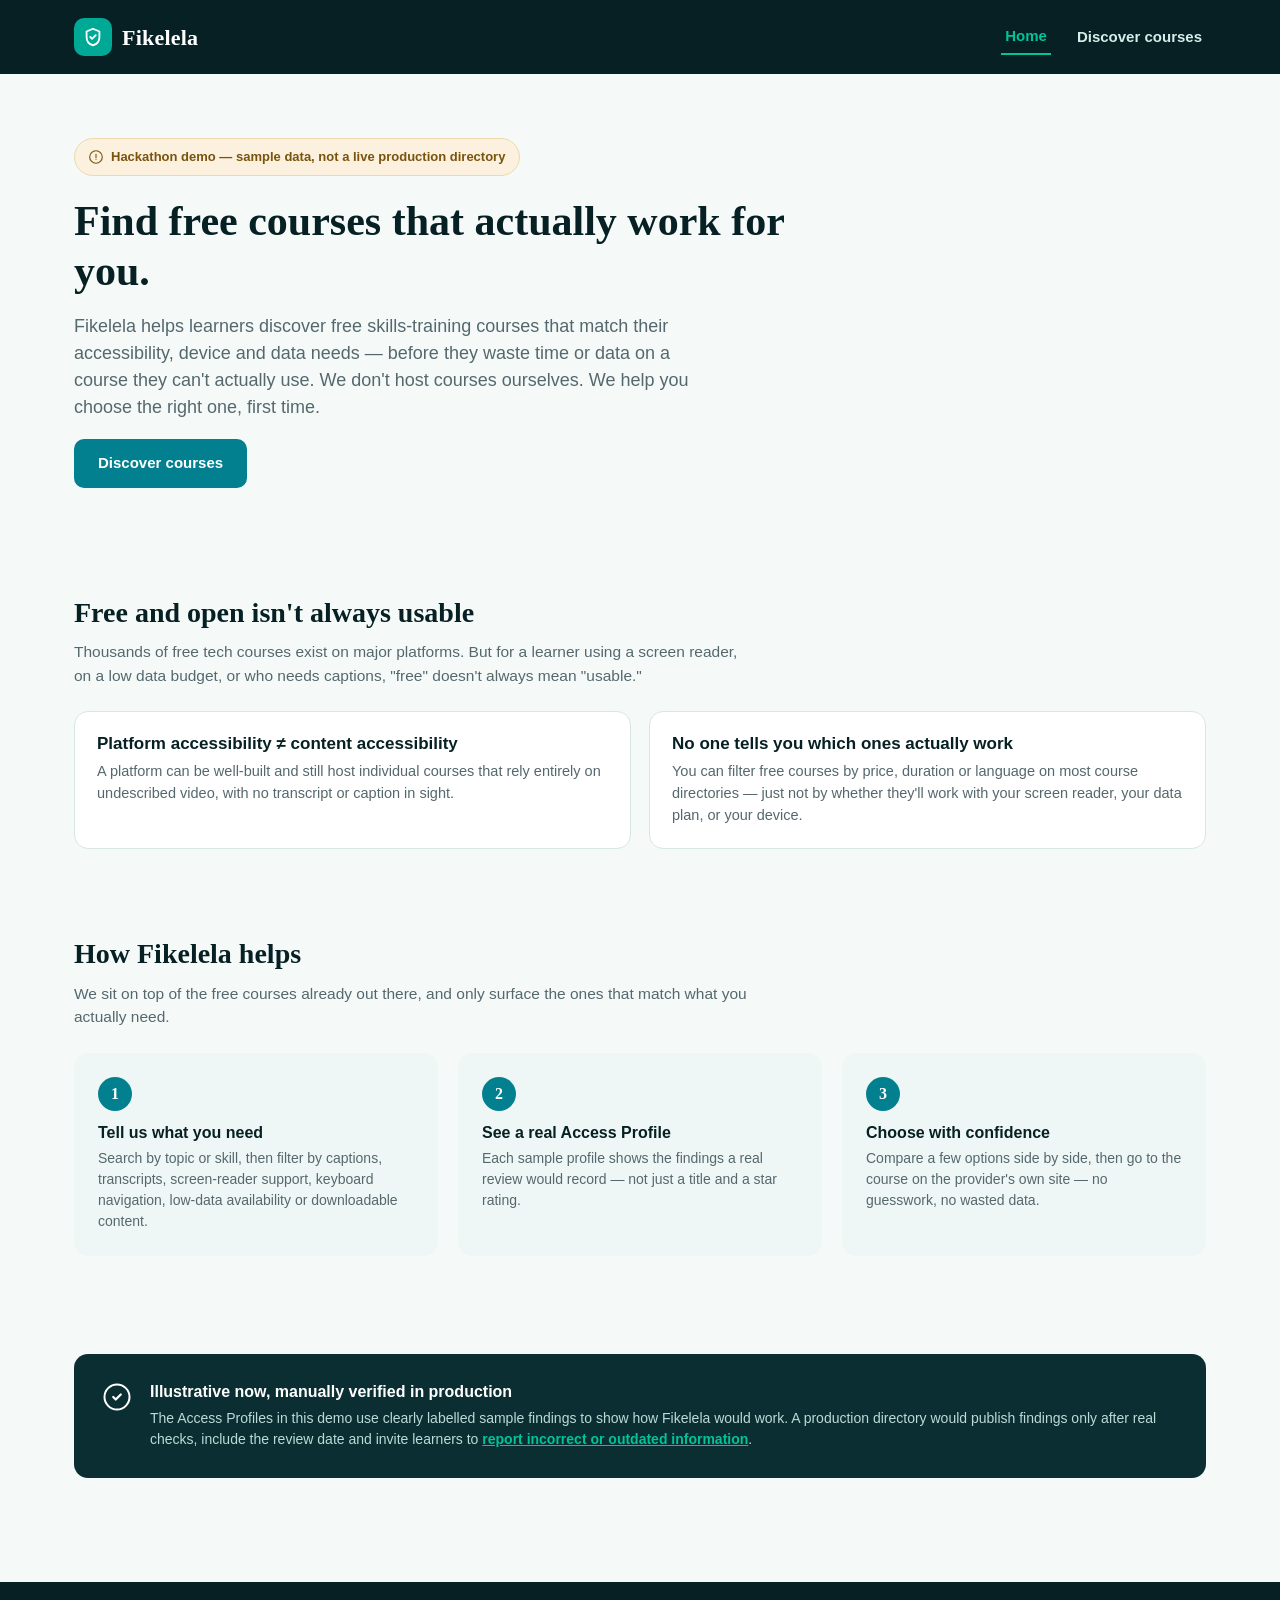
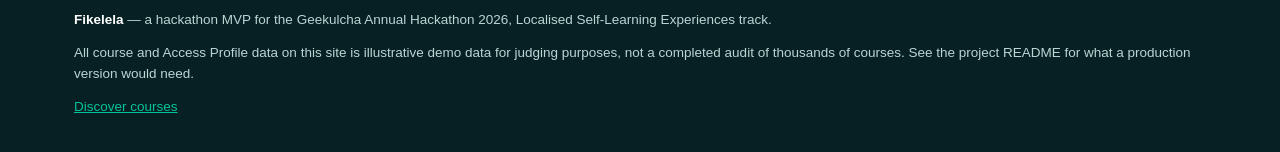
<file: index.html>
<!DOCTYPE html>
<html lang="en">
<head>
<meta charset="UTF-8">
<meta name="viewport" content="width=device-width, initial-scale=1.0">
<title>Fikelela — find free courses that actually work for you</title>
<meta name="description" content="Fikelela helps learners discover free skills-training courses that match their accessibility, device and data needs — before wasting time or data on ones that don't.">
<link rel="stylesheet" href="css/styles.css">
</head>
<body>

<a href="#main" class="skip-link">Skip to main content</a>

<header class="site-header">
  <div class="wrap">
    <a href="index.html" class="brand">
      <span class="mark" aria-hidden="true">
        <svg viewBox="0 0 24 24" fill="none"><path d="M12 3l7 3v6c0 5-3 8-7 9-4-1-7-4-7-9V6l7-3z" stroke="#fff" stroke-width="2" stroke-linejoin="round"/><path d="M9 12l2 2 4-4" stroke="#fff" stroke-width="2" stroke-linecap="round" stroke-linejoin="round"/></svg>
      </span>
      <span class="word">Fikelela</span>
    </a>
    <nav class="main-nav" aria-label="Main navigation">
      <a href="index.html" class="current" aria-current="page">Home</a>
      <a href="discover.html">Discover courses</a>
    </nav>
  </div>
</header>

<main id="main">

  <section class="hero">
    <div class="wrap">
      <span class="demo-flag">
        <svg width="14" height="14" viewBox="0 0 20 20" fill="none" aria-hidden="true"><circle cx="10" cy="10" r="9" stroke="currentColor" stroke-width="1.6"/><path d="M10 6v5M10 13.5h.01" stroke="currentColor" stroke-width="1.6" stroke-linecap="round"/></svg>
        Hackathon demo — sample data, not a live production directory
      </span>
      <h1>Find free courses that actually work for you.</h1>
      <p class="lede">Fikelela helps learners discover free skills-training courses that match their accessibility, device and data needs — before they waste time or data on a course they can't actually use. We don't host courses ourselves. We help you choose the right one, first time.</p>
      <p>
        <a href="discover.html" class="btn">Discover courses</a>
      </p>
    </div>
  </section>

  <section class="section">
    <div class="wrap">
      <h2>Free and open isn't always usable</h2>
      <p class="section-lede">Thousands of free tech courses exist on major platforms. But for a learner using a screen reader, on a low data budget, or who needs captions, "free" doesn't always mean "usable."</p>
      <div class="problem-grid">
        <div class="problem-card">
          <h3>Platform accessibility ≠ content accessibility</h3>
          <p>A platform can be well-built and still host individual courses that rely entirely on undescribed video, with no transcript or caption in sight.</p>
        </div>
        <div class="problem-card">
          <h3>No one tells you which ones actually work</h3>
          <p>You can filter free courses by price, duration or language on most course directories — just not by whether they'll work with your screen reader, your data plan, or your device.</p>
        </div>
      </div>
    </div>
  </section>

  <section class="section">
    <div class="wrap">
      <h2>How Fikelela helps</h2>
      <p class="section-lede">We sit on top of the free courses already out there, and only surface the ones that match what you actually need.</p>
      <div class="steps">
        <div class="step">
          <div class="num" aria-hidden="true">1</div>
          <h3>Tell us what you need</h3>
          <p>Search by topic or skill, then filter by captions, transcripts, screen-reader support, keyboard navigation, low-data availability or downloadable content.</p>
        </div>
        <div class="step">
          <div class="num" aria-hidden="true">2</div>
          <h3>See a real Access Profile</h3>
          <p>Each sample profile shows the findings a real review would record — not just a title and a star rating.</p>
        </div>
        <div class="step">
          <div class="num" aria-hidden="true">3</div>
          <h3>Choose with confidence</h3>
          <p>Compare a few options side by side, then go to the course on the provider's own site — no guesswork, no wasted data.</p>
        </div>
      </div>
    </div>
  </section>

  <section class="section">
    <div class="wrap">
      <div class="trust-band">
        <svg viewBox="0 0 24 24" fill="none" aria-hidden="true"><circle cx="12" cy="12" r="10" stroke="#fff" stroke-width="1.6"/><path d="M9 12l2 2 4-4" stroke="#fff" stroke-width="1.8" stroke-linecap="round" stroke-linejoin="round"/></svg>
        <div>
          <h3>Illustrative now, manually verified in production</h3>
          <p>The Access Profiles in this demo use clearly labelled sample findings to show how Fikelela would work. A production directory would publish findings only after real checks, include the review date and invite learners to <a href="discover.html">report incorrect or outdated information</a>.</p>
        </div>
      </div>
    </div>
  </section>

</main>

<footer class="site-footer">
  <div class="wrap">
    <p><strong>Fikelela</strong> — a hackathon MVP for the Geekulcha Annual Hackathon 2026, Localised Self-Learning Experiences track.</p>
    <p>All course and Access Profile data on this site is illustrative demo data for judging purposes, not a completed audit of thousands of courses. See the project README for what a production version would need.</p>
    <div class="foot-links">
      <a href="discover.html">Discover courses</a>
    </div>
  </div>
</footer>

</body>
</html>
</file>
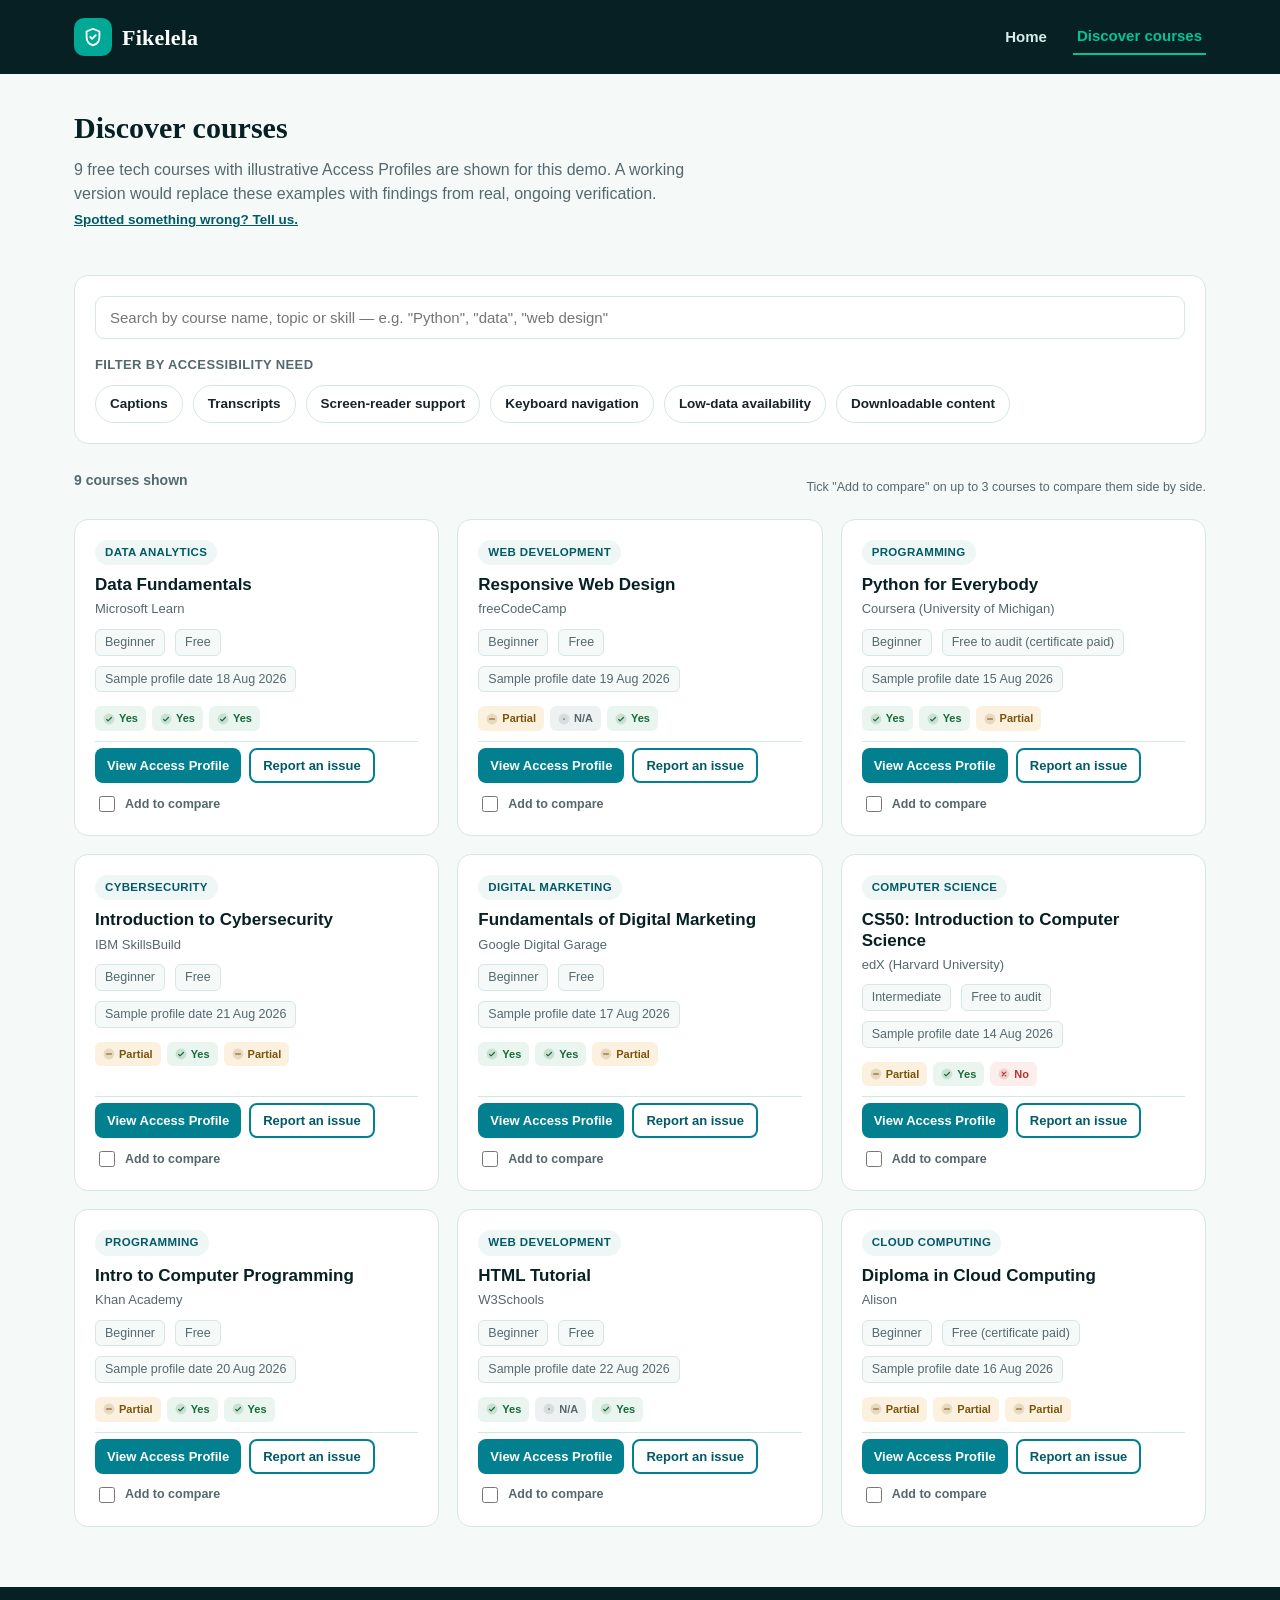
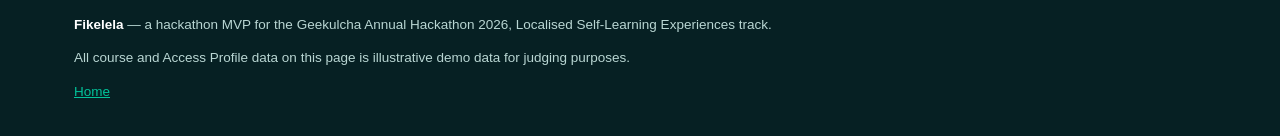
<file: discover.html>
<!DOCTYPE html>
<html lang="en">
<head>
<meta charset="UTF-8">
<meta name="viewport" content="width=device-width, initial-scale=1.0">
<title>Discover courses — Fikelela</title>
<meta name="description" content="Search and filter free tech courses by accessibility, device and data needs.">
<link rel="stylesheet" href="css/styles.css">
</head>
<body>

<a href="#main" class="skip-link">Skip to main content</a>

<header class="site-header">
  <div class="wrap">
    <a href="index.html" class="brand">
      <span class="mark" aria-hidden="true">
        <svg viewBox="0 0 24 24" fill="none"><path d="M12 3l7 3v6c0 5-3 8-7 9-4-1-7-4-7-9V6l7-3z" stroke="#fff" stroke-width="2" stroke-linejoin="round"/><path d="M9 12l2 2 4-4" stroke="#fff" stroke-width="2" stroke-linecap="round" stroke-linejoin="round"/></svg>
      </span>
      <span class="word">Fikelela</span>
    </a>
    <nav class="main-nav" aria-label="Main navigation">
      <a href="index.html">Home</a>
      <a href="discover.html" class="current" aria-current="page">Discover courses</a>
    </nav>
  </div>
</header>

<main id="main">
  <div class="wrap">

    <div class="discover-head">
      <h1>Discover courses</h1>
      <p>9 free tech courses with illustrative Access Profiles are shown for this demo. A working version would replace these examples with findings from real, ongoing verification. <button type="button" class="link-btn" id="generalFeedbackBtn">Spotted something wrong? Tell us.</button></p>
    </div>

    <div class="toolbar">
      <div class="search-row">
        <label for="searchInput" class="visually-hidden">Search by course name, topic or skill</label>
        <input type="search" id="searchInput" placeholder="Search by course name, topic or skill — e.g. &quot;Python&quot;, &quot;data&quot;, &quot;web design&quot;">
      </div>
      <fieldset class="filters">
        <legend>Filter by accessibility need</legend>
        <div class="filter-grid" id="filterGrid">
          <span class="filter-chip">
            <input type="checkbox" id="f-captions" data-filter-key="captions">
            <label for="f-captions">Captions</label>
          </span>
          <span class="filter-chip">
            <input type="checkbox" id="f-transcript" data-filter-key="transcript">
            <label for="f-transcript">Transcripts</label>
          </span>
          <span class="filter-chip">
            <input type="checkbox" id="f-screenReader" data-filter-key="screenReader">
            <label for="f-screenReader">Screen-reader support</label>
          </span>
          <span class="filter-chip">
            <input type="checkbox" id="f-keyboardNav" data-filter-key="keyboardNav">
            <label for="f-keyboardNav">Keyboard navigation</label>
          </span>
          <span class="filter-chip">
            <input type="checkbox" id="f-lowData" data-filter-key="lowData">
            <label for="f-lowData">Low-data availability</label>
          </span>
          <span class="filter-chip">
            <input type="checkbox" id="f-downloadable" data-filter-key="downloadable">
            <label for="f-downloadable">Downloadable content</label>
          </span>
        </div>
      </fieldset>
    </div>

    <div class="results-bar">
      <p class="results-count" id="resultsCount" aria-live="polite">9 courses shown</p>
      <p id="compare-hint" style="font-size:12.5px; color:var(--slate); margin:0;">Tick "Add to compare" on up to 3 courses to compare them side by side.</p>
    </div>

    <div class="course-grid" id="courseGrid"></div>
    <div class="empty-state" id="emptyState" style="display:none;">
      <p>No courses match your search and filters right now. Try removing a filter — or that's exactly the kind of gap a production version would work to close.</p>
    </div>

    <div class="compare-bar" id="compareBar" role="region" aria-label="Course comparison">
      <p class="names" id="compareNames"></p>
      <button type="button" class="btn" id="compareBtn">Compare selected</button>
    </div>

  </div>
</main>

<footer class="site-footer">
  <div class="wrap">
    <p><strong>Fikelela</strong> — a hackathon MVP for the Geekulcha Annual Hackathon 2026, Localised Self-Learning Experiences track.</p>
    <p>All course and Access Profile data on this page is illustrative demo data for judging purposes.</p>
    <div class="foot-links">
      <a href="index.html">Home</a>
    </div>
  </div>
</footer>

<div id="liveRegion" class="visually-hidden" role="status" aria-live="polite"></div>

<!-- Access Profile modal -->
<div class="modal-overlay" id="accessModalOverlay" aria-hidden="true">
  <div class="modal">
    <button type="button" class="modal-close" aria-label="Close">&times;</button>
    <div id="accessModalBody"></div>
  </div>
</div>

<!-- Compare modal -->
<div class="modal-overlay" id="compareModalOverlay" aria-hidden="true">
  <div class="modal compare-modal">
    <button type="button" class="modal-close" aria-label="Close">&times;</button>
    <div id="compareModalBody"></div>
  </div>
</div>

<!-- Feedback modal -->
<div class="modal-overlay" id="feedbackModalOverlay" aria-hidden="true">
  <div class="modal">
    <button type="button" class="modal-close" aria-label="Close">&times;</button>
    <div id="feedbackModalBody"></div>
  </div>
</div>

<script src="js/data.js"></script>
<script src="js/app.js"></script>
</body>
</html>
</file>
<file: css/styles.css>
/* ===================================================================
   Fikelela demo — shared styles
   System font stack is used deliberately: no web-font download means
   a faster, lighter page for exactly the low-data users this product
   is built for.
   =================================================================== */

:root {
  --primary: #028090;
  --primary-dark: #015a66;
  --secondary: #00A896;
  --accent: #02C39A;
  --ink: #16232a;
  --slate: #55686d;
  --line: #d7e6e4;
  --card: #ffffff;
  --card-tint: #eff7f6;
  --page-bg: #f5faf9;
  --dark: #062023;
  --dark-2: #0a2e31;
  --green: #166b38;
  --amber: #7a530d;
  --red: #b3372c;
  --amber-bg: #fbf1de;
  --red-bg: #fbeeec;
  --green-bg: #e9f5ee;
  --focus: #02C39A;
  --radius: 14px;
  --font: -apple-system, BlinkMacSystemFont, "Segoe UI", Roboto, Helvetica, Arial, sans-serif;
  --serif: Georgia, "Times New Roman", serif;
}

* { box-sizing: border-box; }

html { scroll-behavior: smooth; }

body {
  margin: 0;
  font-family: var(--font);
  color: var(--ink);
  background: var(--page-bg);
  line-height: 1.5;
}

img, svg { max-width: 100%; display: block; }

a { color: var(--primary-dark); }

h1, h2, h3, h4 { font-family: var(--serif); line-height: 1.2; margin: 0 0 0.4em 0; }

p { margin: 0 0 1em 0; }

button { font-family: inherit; cursor: pointer; }

/* ---------- Accessibility basics ---------- */

.skip-link {
  position: absolute;
  left: -999px;
  top: 0;
  background: var(--dark);
  color: #fff;
  padding: 12px 18px;
  z-index: 200;
  border-radius: 0 0 8px 0;
}
.skip-link:focus {
  left: 0;
}

:focus-visible {
  outline: 3px solid var(--focus);
  outline-offset: 2px;
  border-radius: 4px;
}

.visually-hidden {
  position: absolute;
  width: 1px; height: 1px;
  padding: 0; margin: -1px;
  overflow: hidden;
  clip: rect(0,0,0,0);
  white-space: nowrap;
  border: 0;
}

/* ---------- Layout shell ---------- */

.wrap {
  max-width: 1180px;
  margin: 0 auto;
  padding: 0 24px;
}

header.site-header {
  background: var(--dark);
  color: #fff;
  padding: 18px 0;
}
header.site-header .wrap {
  display: flex;
  align-items: center;
  justify-content: space-between;
  gap: 16px;
  flex-wrap: wrap;
}
.brand {
  display: flex;
  align-items: center;
  gap: 10px;
  text-decoration: none;
  color: #fff;
}
.brand .mark {
  width: 38px; height: 38px;
  border-radius: 10px;
  background: var(--secondary);
  display: flex; align-items: center; justify-content: center;
  flex-shrink: 0;
}
.brand .mark svg { width: 22px; height: 22px; }
.brand .word {
  font-family: var(--serif);
  font-weight: 700;
  font-size: 22px;
  letter-spacing: 0.01em;
}
nav.main-nav {
  display: flex;
  gap: 22px;
  align-items: center;
}
nav.main-nav a {
  color: #d8ecea;
  text-decoration: none;
  font-size: 15px;
  font-weight: 600;
  padding: 6px 4px;
}
nav.main-nav a:hover { color: #fff; }
nav.main-nav a.current { color: var(--accent); border-bottom: 2px solid var(--accent); }

footer.site-footer {
  background: var(--dark);
  color: #b9d6d3;
  padding: 28px 0 34px 0;
  margin-top: 60px;
  font-size: 13.5px;
}
footer.site-footer strong { color: #fff; }
footer.site-footer .foot-links { margin-top: 10px; display: flex; gap: 18px; flex-wrap: wrap; }
footer.site-footer a { color: var(--accent); }

/* ---------- Homepage ---------- */

.hero {
  padding: 64px 0 48px 0;
}
.hero h1 {
  font-size: 42px;
  color: var(--dark);
  max-width: 720px;
}
.hero .lede {
  font-size: 18px;
  color: var(--slate);
  max-width: 620px;
}
.btn {
  display: inline-block;
  background: var(--primary);
  color: #fff;
  text-decoration: none;
  padding: 13px 24px;
  border-radius: 10px;
  font-weight: 700;
  font-size: 15px;
  border: none;
}
.btn:hover { background: var(--primary-dark); }
.btn.secondary {
  background: transparent;
  color: var(--primary-dark);
  border: 2px solid var(--primary);
  padding: 11px 22px;
}
.btn.secondary:hover { background: var(--card-tint); }

.demo-flag {
  display: inline-flex;
  align-items: center;
  gap: 8px;
  background: var(--amber-bg);
  color: var(--amber);
  border: 1px solid #ecd9ad;
  padding: 8px 14px;
  border-radius: 999px;
  font-size: 13px;
  font-weight: 700;
  margin-bottom: 20px;
}

.section {
  padding: 44px 0;
}
.section h2 {
  font-size: 28px;
  color: var(--dark);
}
.section .section-lede {
  color: var(--slate);
  max-width: 680px;
  font-size: 15.5px;
}

.problem-grid {
  display: grid;
  grid-template-columns: repeat(2, 1fr);
  gap: 18px;
  margin-top: 24px;
}
.problem-card {
  background: var(--card);
  border: 1px solid var(--line);
  border-radius: var(--radius);
  padding: 22px;
}
.problem-card h3 { font-size: 17px; color: var(--dark); font-family: var(--font); }
.problem-card p { color: var(--slate); font-size: 14.5px; margin: 0; }

.steps {
  display: grid;
  grid-template-columns: repeat(3, 1fr);
  gap: 20px;
  margin-top: 24px;
}
.step {
  background: var(--card-tint);
  border-radius: var(--radius);
  padding: 24px;
}
.step .num {
  width: 34px; height: 34px;
  border-radius: 50%;
  background: var(--primary);
  color: #fff;
  display: flex; align-items: center; justify-content: center;
  font-weight: 700;
  font-family: var(--serif);
  margin-bottom: 12px;
}
.step h3 { font-size: 16px; font-family: var(--font); color: var(--dark); }
.step p { color: var(--slate); font-size: 14px; margin: 0; }

.trust-band {
  background: var(--dark-2);
  color: #d8ecea;
  border-radius: var(--radius);
  padding: 28px;
  margin-top: 10px;
  display: flex;
  gap: 18px;
  align-items: flex-start;
}
.trust-band svg { flex-shrink: 0; width: 30px; height: 30px; }
.trust-band h3 { color: #fff; font-family: var(--font); font-size: 16px; }
.trust-band p { margin: 0; font-size: 14px; color: #bcdad7; }
.trust-band a { color: var(--accent); font-weight: 700; }

/* ---------- Discover page ---------- */

.discover-head {
  padding: 36px 0 8px 0;
}
.discover-head h1 { font-size: 30px; color: var(--dark); }
.discover-head p { color: var(--slate); max-width: 640px; }

.toolbar {
  background: var(--card);
  border: 1px solid var(--line);
  border-radius: var(--radius);
  padding: 20px;
  margin: 18px 0 26px 0;
}
.search-row {
  display: flex;
  gap: 10px;
  margin-bottom: 16px;
}
.search-row input[type="search"] {
  flex: 1;
  padding: 12px 14px;
  border: 1.5px solid var(--line);
  border-radius: 9px;
  font-size: 15px;
  font-family: inherit;
}
.search-row input[type="search"]:focus-visible { border-color: var(--primary); }

fieldset.filters {
  border: none;
  margin: 0; padding: 0;
}
fieldset.filters legend {
  font-weight: 700;
  font-size: 13px;
  text-transform: uppercase;
  letter-spacing: 0.03em;
  color: var(--slate);
  padding: 0 0 10px 0;
}
.filter-grid {
  display: flex;
  flex-wrap: wrap;
  gap: 10px;
}
.filter-chip {
  position: relative;
}
.filter-chip input {
  position: absolute;
  opacity: 0;
  width: 100%; height: 100%;
  margin: 0;
  cursor: pointer;
}
.filter-chip label {
  display: inline-flex;
  align-items: center;
  gap: 7px;
  padding: 8px 14px;
  border: 1.5px solid var(--line);
  border-radius: 999px;
  font-size: 13.5px;
  font-weight: 600;
  color: var(--ink);
  cursor: pointer;
  background: #fff;
}
.filter-chip input:checked + label {
  background: var(--primary);
  border-color: var(--primary);
  color: #fff;
}
.filter-chip input:focus-visible + label {
  outline: 3px solid var(--focus);
  outline-offset: 2px;
}

.results-bar {
  display: flex;
  justify-content: space-between;
  align-items: center;
  margin-bottom: 14px;
  flex-wrap: wrap;
  gap: 10px;
}
.results-count { font-size: 14px; color: var(--slate); font-weight: 600; }

.course-grid {
  display: grid;
  grid-template-columns: repeat(3, 1fr);
  gap: 18px;
}

.course-card {
  background: var(--card);
  border: 1px solid var(--line);
  border-radius: var(--radius);
  padding: 20px;
  display: flex;
  flex-direction: column;
  gap: 10px;
}
.course-card .topic-tag {
  align-self: flex-start;
  background: var(--card-tint);
  color: var(--primary-dark);
  font-size: 11.5px;
  font-weight: 700;
  text-transform: uppercase;
  letter-spacing: 0.03em;
  padding: 4px 10px;
  border-radius: 999px;
}
.course-card h3 {
  font-size: 17px;
  font-family: var(--font);
  color: var(--dark);
  margin: 0;
}
.course-card .provider {
  font-size: 13px;
  color: var(--slate);
  margin: -6px 0 0 0;
}
.course-card .meta-row {
  display: flex;
  gap: 10px;
  font-size: 12.5px;
  color: var(--slate);
  flex-wrap: wrap;
}
.course-card .meta-row span {
  background: var(--page-bg);
  border: 1px solid var(--line);
  padding: 3px 9px;
  border-radius: 6px;
}
.access-badges {
  display: flex;
  flex-wrap: wrap;
  gap: 6px;
  margin-top: 4px;
}
.badge {
  display: inline-flex;
  align-items: center;
  gap: 4px;
  font-size: 11px;
  font-weight: 700;
  padding: 4px 8px;
  border-radius: 6px;
}
.badge.yes { background: var(--green-bg); color: var(--green); }
.badge.partial { background: var(--amber-bg); color: var(--amber); }
.badge.no { background: var(--red-bg); color: var(--red); }
.badge.na { background: #eef1f1; color: var(--slate); }
.badge svg { width: 12px; height: 12px; }

.card-actions {
  margin-top: auto;
  display: flex;
  gap: 8px;
  padding-top: 6px;
  border-top: 1px solid var(--line);
}
.card-actions .btn.small {
  padding: 8px 12px;
  font-size: 13px;
  border-radius: 8px;
}
.compare-check {
  display: flex;
  align-items: center;
  gap: 7px;
  font-size: 12.5px;
  font-weight: 600;
  color: var(--slate);
}
.compare-check input { width: 16px; height: 16px; }

.empty-state {
  text-align: center;
  padding: 60px 20px;
  color: var(--slate);
  background: var(--card);
  border: 1px dashed var(--line);
  border-radius: var(--radius);
}

/* ---------- Compare bar ---------- */

.compare-bar {
  position: sticky;
  bottom: 0;
  background: var(--dark);
  color: #fff;
  border-radius: 14px 14px 0 0;
  padding: 14px 22px;
  display: none;
  align-items: center;
  justify-content: space-between;
  gap: 14px;
  margin-top: 22px;
  flex-wrap: wrap;
}
.compare-bar.show { display: flex; }
.compare-bar .names { font-size: 13.5px; color: #cfe9e6; }
.compare-bar .names strong { color: #fff; }

/* ---------- Modal ---------- */

.modal-overlay {
  position: fixed;
  inset: 0;
  background: rgba(6, 32, 35, 0.6);
  display: none;
  align-items: flex-start;
  justify-content: center;
  padding: 40px 18px;
  overflow-y: auto;
  z-index: 100;
}
.modal-overlay.open { display: flex; }
.modal {
  background: #fff;
  border-radius: 16px;
  max-width: 640px;
  width: 100%;
  padding: 30px;
  position: relative;
}
.modal.compare-modal { max-width: 900px; }
.modal .modal-close {
  position: absolute;
  top: 16px; right: 16px;
  background: var(--card-tint);
  border: none;
  border-radius: 8px;
  width: 36px; height: 36px;
  font-size: 18px;
  color: var(--ink);
}
.modal h2 {
  font-size: 22px;
  color: var(--dark);
  padding-right: 40px;
}
.modal .modal-provider { color: var(--slate); font-size: 14px; margin-top: -8px; }
.modal .modal-meta {
  display: flex;
  gap: 10px;
  flex-wrap: wrap;
  margin: 12px 0 20px 0;
}
.modal .modal-meta span {
  background: var(--card-tint);
  color: var(--primary-dark);
  font-size: 12.5px;
  font-weight: 700;
  padding: 5px 10px;
  border-radius: 6px;
}
.access-list {
  border-top: 1px solid var(--line);
}
.access-row {
  display: flex;
  gap: 14px;
  padding: 14px 0;
  border-bottom: 1px solid var(--line);
  align-items: flex-start;
}
.access-row .badge { flex-shrink: 0; margin-top: 2px; }
.access-row .att-label { font-weight: 700; font-size: 14px; color: var(--ink); }
.access-row .att-note { font-size: 13px; color: var(--slate); margin-top: 2px; }

.disclaimer-box {
  background: var(--amber-bg);
  border: 1px solid #ecd9ad;
  border-radius: 10px;
  padding: 14px 16px;
  font-size: 13px;
  color: #6b4d10;
  margin-top: 20px;
  display: flex;
  gap: 10px;
}
.disclaimer-box svg { flex-shrink: 0; width: 20px; height: 20px; }

.modal-footer {
  display: flex;
  justify-content: space-between;
  align-items: center;
  margin-top: 22px;
  flex-wrap: wrap;
  gap: 12px;
}
.link-btn {
  background: none;
  border: none;
  color: var(--primary-dark);
  font-weight: 700;
  font-size: 13.5px;
  text-decoration: underline;
  padding: 6px 0;
}

/* Compare table */
.compare-table {
  width: 100%;
  border-collapse: collapse;
  margin-top: 8px;
  font-size: 13.5px;
}
.compare-table th, .compare-table td {
  text-align: left;
  padding: 10px 12px;
  border-bottom: 1px solid var(--line);
  vertical-align: top;
}
.compare-table thead th {
  font-family: var(--serif);
  font-size: 15px;
  color: var(--dark);
  background: var(--card-tint);
}
.compare-table th.row-label {
  color: var(--slate);
  font-weight: 700;
  font-size: 12px;
  text-transform: uppercase;
  letter-spacing: 0.02em;
  white-space: nowrap;
  background: transparent;
}

/* Feedback modal form */
.feedback-form label {
  display: block;
  font-weight: 700;
  font-size: 13px;
  margin: 14px 0 6px 0;
}
.feedback-form select,
.feedback-form textarea,
.feedback-form input[type="email"] {
  width: 100%;
  padding: 10px 12px;
  border: 1.5px solid var(--line);
  border-radius: 8px;
  font-family: inherit;
  font-size: 14px;
}
.feedback-form textarea { min-height: 90px; resize: vertical; }
.form-success {
  background: var(--green-bg);
  color: var(--green);
  border-radius: 10px;
  padding: 14px 16px;
  font-size: 14px;
  font-weight: 600;
  display: none;
}
.form-success.show { display: block; }

/* ---------- Responsive ---------- */

@media (max-width: 920px) {
  .course-grid { grid-template-columns: repeat(2, 1fr); }
  .problem-grid { grid-template-columns: 1fr; }
  .steps { grid-template-columns: 1fr; }
}

@media (max-width: 620px) {
  .course-grid { grid-template-columns: 1fr; }
  .hero h1 { font-size: 30px; }
  nav.main-nav { gap: 14px; }
  .modal { padding: 22px; }
}
</file>
